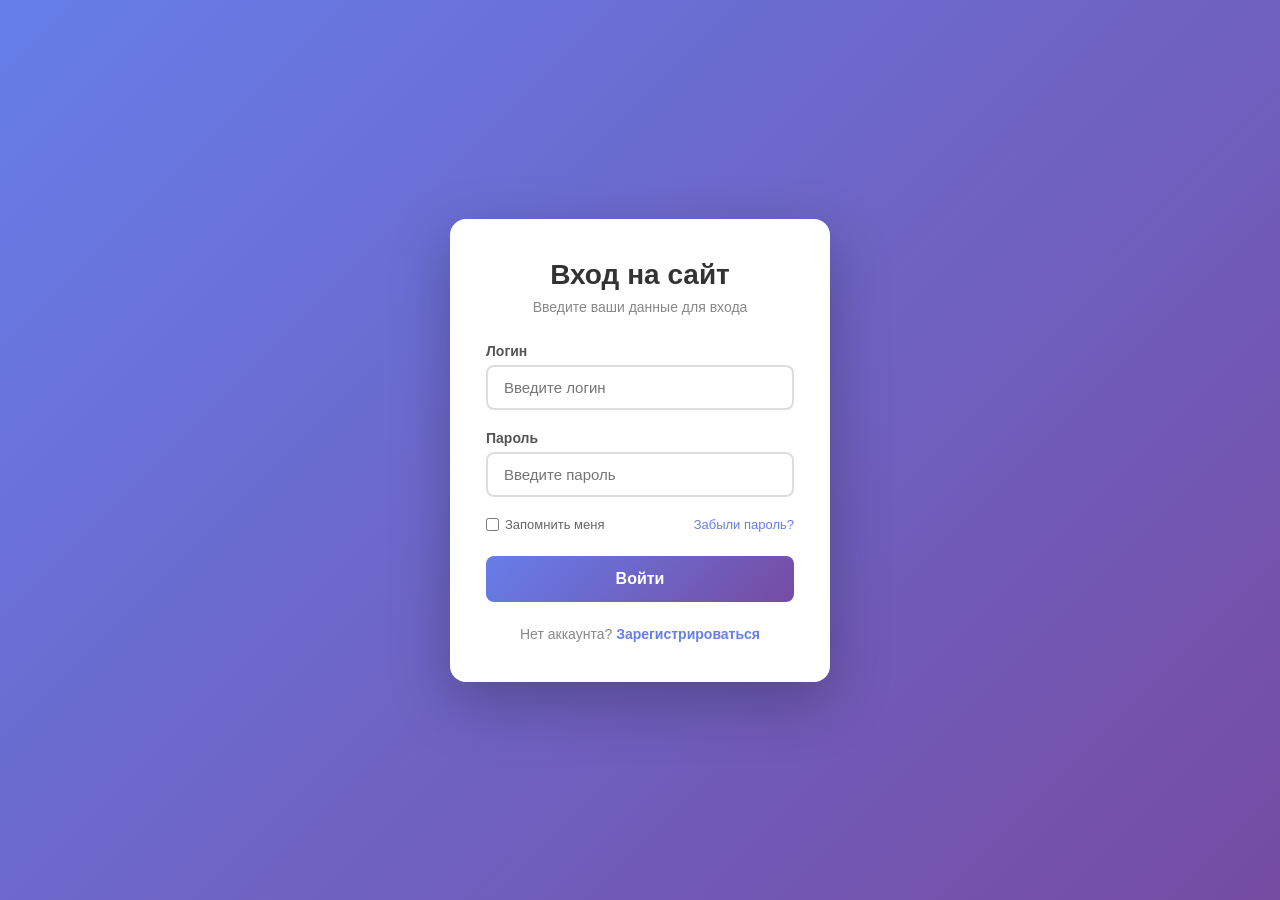
<file: index.html>
﻿<!DOCTYPE html>
<html lang="ru">
<head>
  <meta charset="UTF-8">
  <meta name="viewport" content="width=device-width, initial-scale=1.0">
  <title>Главная — Вход</title>
  <link rel="stylesheet" href="style.css">
</head>
<body>
  <div class="login-wrapper">
    <div class="login-card">
      <h1 class="login-title">Вход на сайт</h1>
      <p class="login-subtitle">Введите ваши данные для входа</p>

      <form class="login-form" action="#" method="post">
        <div class="form-group">
          <label for="username">Логин</label>
          <input type="text" id="username" name="username" placeholder="Введите логин" required>
        </div>

        <div class="form-group">
          <label for="password">Пароль</label>
          <input type="password" id="password" name="password" placeholder="Введите пароль" required>
        </div>

        <div class="form-options">
          <label class="checkbox-label">
            <input type="checkbox" name="remember"> Запомнить меня
          </label>
          <a href="#" class="forgot-link">Забыли пароль?</a>
        </div>

        <button type="submit" class="btn-login">Войти</button>
      </form>

      <p class="signup-text">Нет аккаунта? <a href="#">Зарегистрироваться</a></p>
    </div>
  </div>
  <script src="script.js"></script>
</body>
</html>
</file>
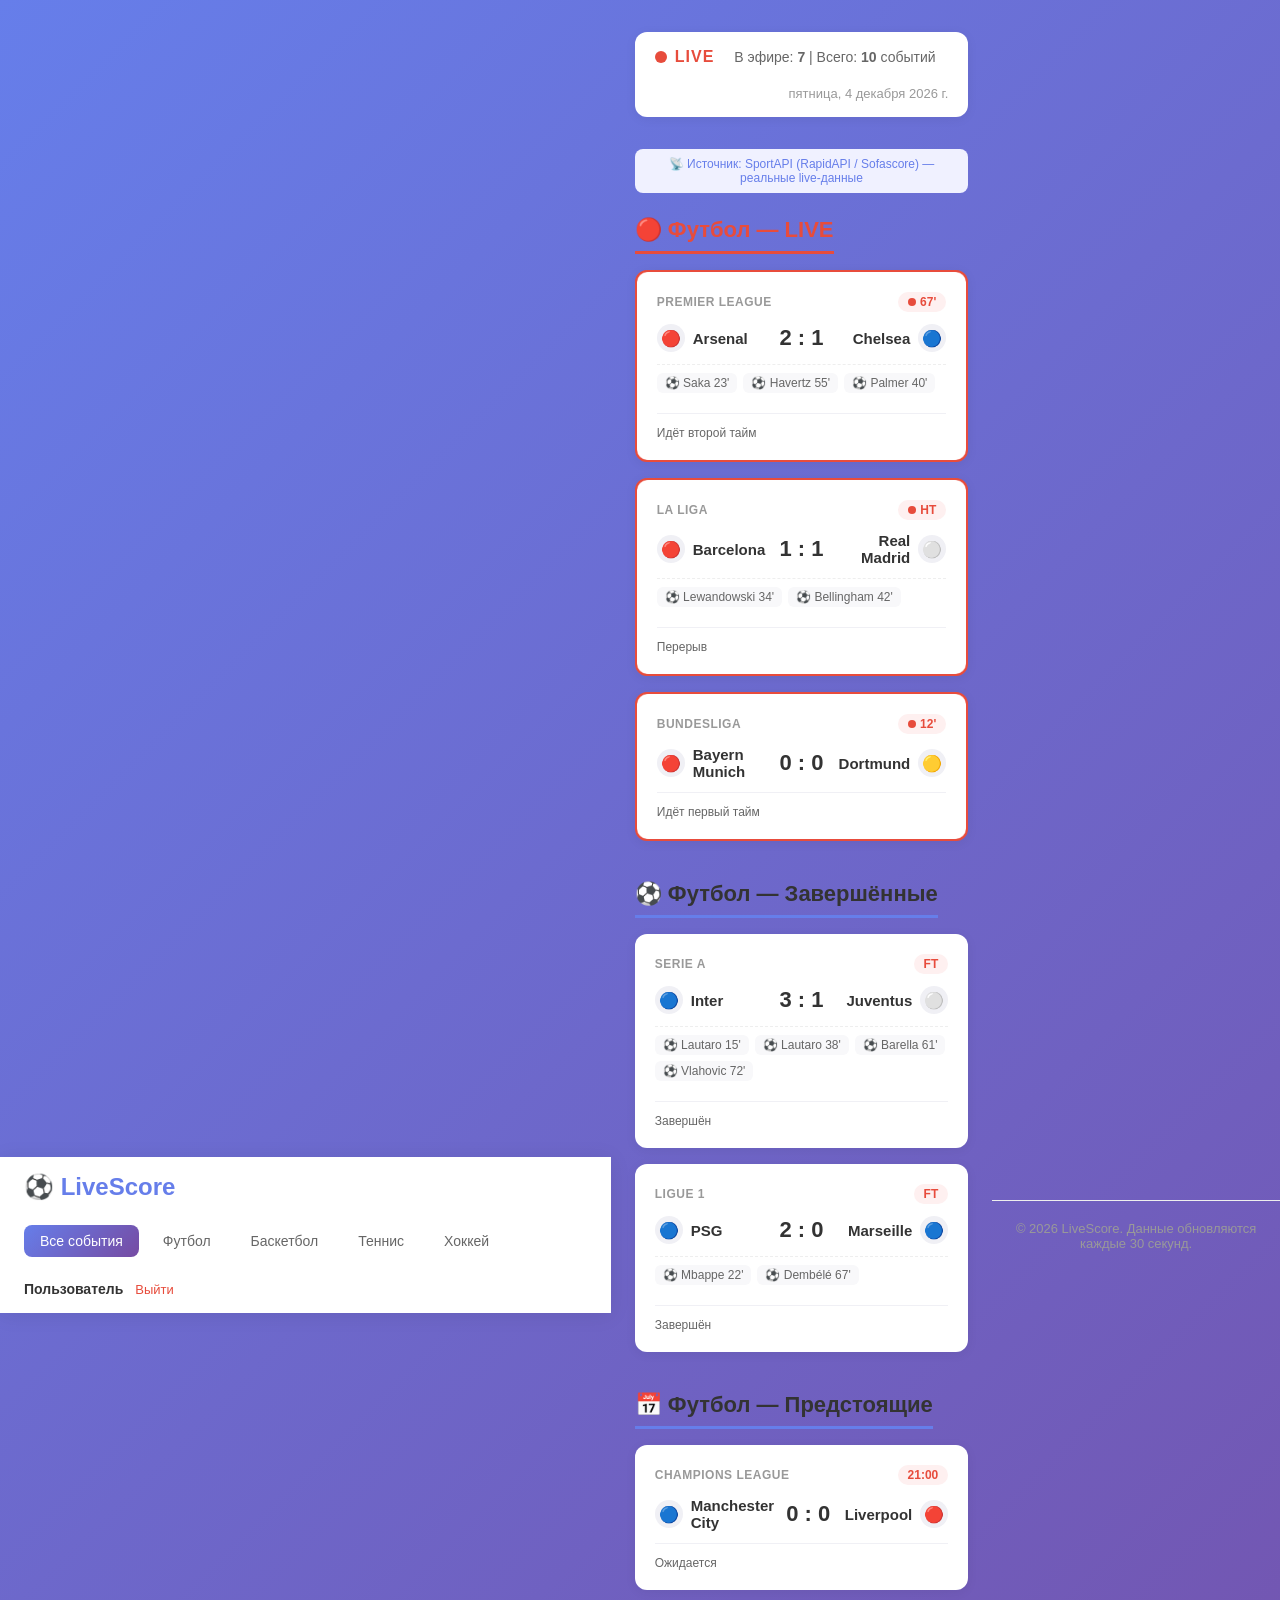
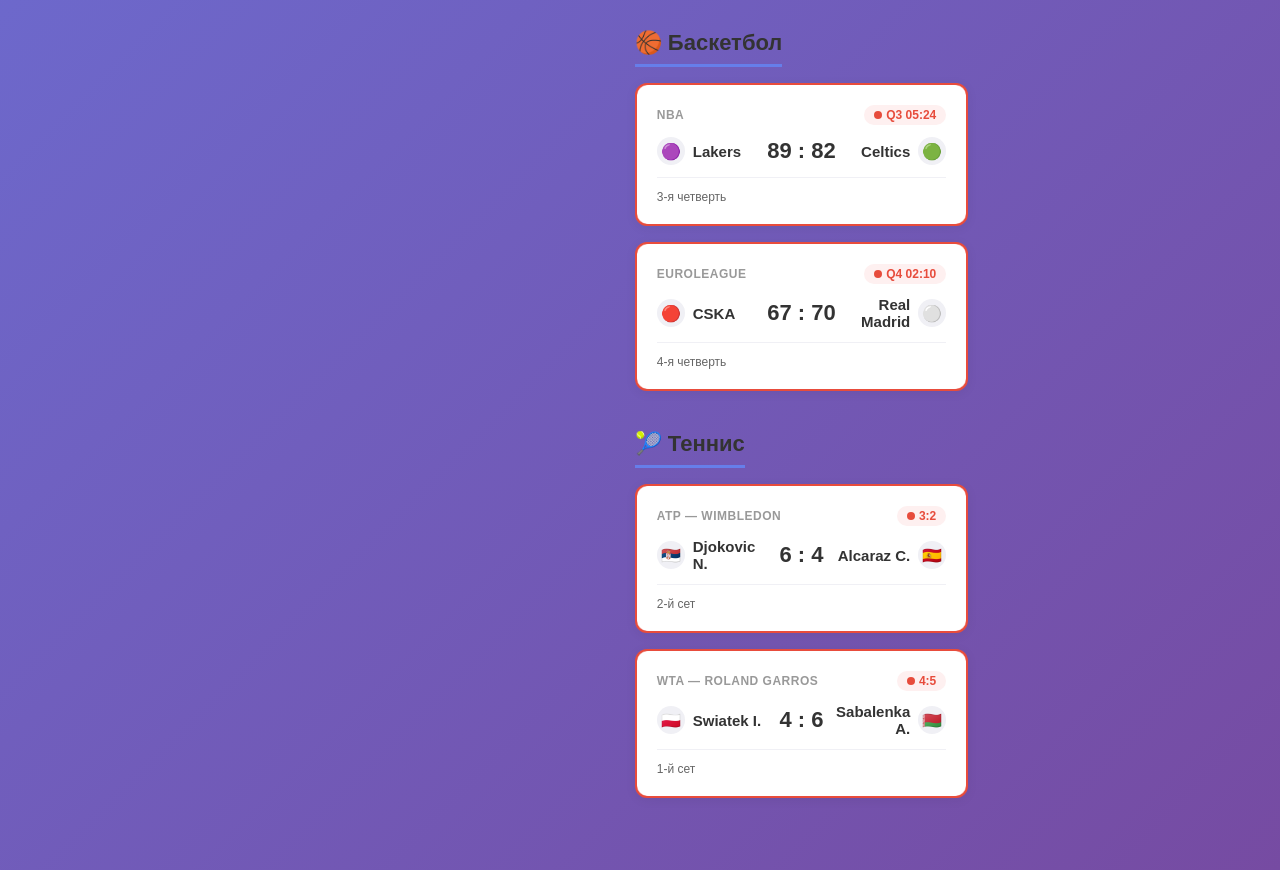
<file: dashboard.html>
﻿<!DOCTYPE html>
<html lang="ru">
<head>
  <meta charset="UTF-8">
  <meta name="viewport" content="width=device-width, initial-scale=1.0">
  <title>Главная — Live Спорт</title>
  <link rel="stylesheet" href="style.css">
  <link rel="stylesheet" href="dashboard.css">
</head>
<body>
  <!-- Шапка -->
  <header class="header">
    <div class="header-inner">
      <h1 class="header-logo">⚽ LiveScore</h1>
      <nav class="header-nav">
        <a href="#" class="nav-link active">Все события</a>
        <a href="#" class="nav-link">Футбол</a>
        <a href="#" class="nav-link">Баскетбол</a>
        <a href="#" class="nav-link">Теннис</a>
        <a href="#" class="nav-link">Хоккей</a>
      </nav>
      <div class="header-user">
        <span class="user-name">Пользователь</span>
        <a href="index.html" class="logout-link">Выйти</a>
      </div>
    </div>
  </header>

  <!-- Основной контент -->
  <main class="main-content">
    <div class="container">
      <!-- Статусная строка -->
      <div class="status-bar">
        <div class="status-indicator">
          <span class="live-dot"></span>
          <span class="live-text">LIVE</span>
        </div>
        <span class="status-count">В эфире: <strong id="liveCount">0</strong> | Всего: <strong id="matchCount">0</strong> событий</span>
        <span class="status-date" id="currentDate"></span>
      </div>

      <!-- Источник данных -->
      <div class="data-source">
        <span>📡 Источник: SportAPI (RapidAPI / Sofascore) — реальные live-данные</span>
      </div>

      <!-- Футбол: LIVE -->
      <section class="sport-section">
        <h2 class="sport-title live-title">🔴 Футбол — LIVE</h2>
        <div class="matches-grid" id="footballLive"></div>
      </section>

      <!-- Футбол: Завершённые -->
      <section class="sport-section">
        <h2 class="sport-title">⚽ Футбол — Завершённые</h2>
        <div class="matches-grid" id="footballFinished"></div>
      </section>

      <!-- Футбол: Предстоящие -->
      <section class="sport-section">
        <h2 class="sport-title">📅 Футбол — Предстоящие</h2>
        <div class="matches-grid" id="footballUpcoming"></div>
      </section>

      <!-- Баскетбол -->
      <section class="sport-section">
        <h2 class="sport-title">🏀 Баскетбол</h2>
        <div class="matches-grid" id="basketballMatches"></div>
      </section>

      <!-- Теннис -->
      <section class="sport-section">
        <h2 class="sport-title">🎾 Теннис</h2>
        <div class="matches-grid" id="tennisMatches"></div>
      </section>
    </div>
  </main>

  <!-- Футер -->
  <footer class="footer">
    <p>© 2026 LiveScore. Данные обновляются каждые 30 секунд.</p>
  </footer>

  <script src="dashboard.js"></script>
</body>
</html>
</file>
<file: style.css>
﻿* {
  margin: 0;
  padding: 0;
  box-sizing: border-box;
}

body {
  font-family: 'Segoe UI', Tahoma, Arial, sans-serif;
  min-height: 100vh;
  display: flex;
  align-items: center;
  justify-content: center;
  background: linear-gradient(135deg, #667eea 0%, #764ba2 100%);
}

.login-wrapper {
  width: 100%;
  max-width: 420px;
  padding: 20px;
}

.login-card {
  background: #fff;
  border-radius: 16px;
  padding: 40px 36px;
  box-shadow: 0 20px 60px rgba(0, 0, 0, 0.25);
}

.login-title {
  font-size: 28px;
  color: #333;
  text-align: center;
  margin-bottom: 8px;
}

.login-subtitle {
  font-size: 14px;
  color: #888;
  text-align: center;
  margin-bottom: 28px;
}

.form-group {
  margin-bottom: 20px;
}

.form-group label {
  display: block;
  font-size: 14px;
  font-weight: 600;
  color: #555;
  margin-bottom: 6px;
}

.form-group input {
  width: 100%;
  padding: 12px 16px;
  font-size: 15px;
  border: 2px solid #ddd;
  border-radius: 8px;
  outline: none;
  transition: border-color 0.2s;
}

.form-group input:focus {
  border-color: #667eea;
}

.form-options {
  display: flex;
  align-items: center;
  justify-content: space-between;
  margin-bottom: 24px;
  font-size: 13px;
}

.checkbox-label {
  display: flex;
  align-items: center;
  gap: 6px;
  color: #666;
  cursor: pointer;
}

.forgot-link {
  color: #667eea;
  text-decoration: none;
}

.forgot-link:hover {
  text-decoration: underline;
}

.btn-login {
  width: 100%;
  padding: 14px;
  font-size: 16px;
  font-weight: 600;
  color: #fff;
  background: linear-gradient(135deg, #667eea 0%, #764ba2 100%);
  border: none;
  border-radius: 8px;
  cursor: pointer;
  transition: opacity 0.2s, transform 0.1s;
}

.btn-login:hover {
  opacity: 0.92;
}

.btn-login:active {
  transform: scale(0.98);
}

.signup-text {
  text-align: center;
  font-size: 14px;
  color: #888;
  margin-top: 24px;
}

.signup-text a {
  color: #667eea;
  text-decoration: none;
  font-weight: 600;
}

.signup-text a:hover {
  text-decoration: underline;
}
</file>
<file: dashboard.css>
﻿/* === Шапка === */
.header {
  background: #fff;
  box-shadow: 0 2px 20px rgba(0,0,0,0.08);
  position: sticky;
  top: 0;
  z-index: 100;
}

.header-inner {
  max-width: 1200px;
  margin: 0 auto;
  padding: 16px 24px;
  display: flex;
  align-items: center;
  justify-content: space-between;
  gap: 24px;
  flex-wrap: wrap;
}

.header-logo {
  font-size: 24px;
  color: #667eea;
  white-space: nowrap;
}

.header-nav {
  display: flex;
  gap: 8px;
  flex-wrap: wrap;
}

.nav-link {
  text-decoration: none;
  color: #666;
  font-size: 14px;
  font-weight: 500;
  padding: 8px 16px;
  border-radius: 8px;
  transition: 0.2s;
}

.nav-link:hover {
  background: #f0f0f5;
  color: #333;
}

.nav-link.active {
  background: linear-gradient(135deg, #667eea, #764ba2);
  color: #fff;
}

.header-user {
  display: flex;
  align-items: center;
  gap: 12px;
}

.user-name {
  font-size: 14px;
  font-weight: 600;
  color: #333;
}

.logout-link {
  font-size: 13px;
  color: #e74c3c;
  text-decoration: none;
  font-weight: 500;
}

.logout-link:hover {
  text-decoration: underline;
}

/* === Основной контент === */
.main-content {
  min-height: calc(100vh - 140px);
  padding: 32px 0;
}

.container {
  max-width: 1200px;
  margin: 0 auto;
  padding: 0 24px;
}

/* === Статусная строка === */
.status-bar {
  display: flex;
  align-items: center;
  gap: 20px;
  margin-bottom: 32px;
  padding: 16px 20px;
  background: #fff;
  border-radius: 12px;
  box-shadow: 0 2px 12px rgba(0,0,0,0.06);
  flex-wrap: wrap;
}

.status-indicator {
  display: flex;
  align-items: center;
  gap: 8px;
}

.live-dot {
  width: 12px;
  height: 12px;
  background: #e74c3c;
  border-radius: 50%;
  animation: pulse 1.5s infinite;
}

@keyframes pulse {
  0%, 100% { opacity: 1; }
  50% { opacity: 0.3; }
}

.live-text {
  font-weight: 700;
  color: #e74c3c;
  font-size: 16px;
  letter-spacing: 1px;
}

.status-count {
  font-size: 14px;
  color: #666;
}

.status-date {
  font-size: 13px;
  color: #999;
  margin-left: auto;
}

/* === Секция спорта === */
.sport-section {
  margin-bottom: 40px;
}

.sport-title {
  font-size: 22px;
  color: #333;
  margin-bottom: 16px;
  padding-bottom: 8px;
  border-bottom: 3px solid #667eea;
  display: inline-block;
}

/* === Сетка матчей === */
.matches-grid {
  display: grid;
  grid-template-columns: repeat(auto-fill, minmax(320px, 1fr));
  gap: 16px;
}

/* === Карточка матча === */
.match-card {
  background: #fff;
  border-radius: 12px;
  padding: 20px;
  box-shadow: 0 2px 12px rgba(0,0,0,0.06);
  transition: transform 0.2s, box-shadow 0.2s;
}

.match-card:hover {
  transform: translateY(-2px);
  box-shadow: 0 6px 24px rgba(0,0,0,0.1);
}

.match-header {
  display: flex;
  justify-content: space-between;
  align-items: center;
  margin-bottom: 12px;
}

.match-league {
  font-size: 12px;
  color: #999;
  text-transform: uppercase;
  font-weight: 600;
  letter-spacing: 0.5px;
}

.match-time {
  font-size: 12px;
  font-weight: 700;
  color: #e74c3c;
  background: #fef0f0;
  padding: 3px 10px;
  border-radius: 20px;
}

.match-teams {
  display: flex;
  align-items: center;
  justify-content: space-between;
  gap: 12px;
  margin-bottom: 12px;
}

.team {
  display: flex;
  align-items: center;
  gap: 8px;
  font-size: 15px;
  font-weight: 600;
  color: #333;
  flex: 1;
}

.team:last-child {
  flex-direction: row-reverse;
  text-align: right;
}

.team-icon {
  width: 28px;
  height: 28px;
  border-radius: 50%;
  background: #f0f0f5;
  display: flex;
  align-items: center;
  justify-content: center;
  font-size: 16px;
  flex-shrink: 0;
}

.match-score {
  font-size: 22px;
  font-weight: 800;
  color: #333;
  white-space: nowrap;
}

.match-footer {
  display: flex;
  justify-content: space-between;
  align-items: center;
  padding-top: 12px;
  border-top: 1px solid #f0f0f5;
}

.match-status {
  font-size: 12px;
  color: #666;
}

.match-odds {
  display: flex;
  gap: 6px;
}

.odd {
  font-size: 12px;
  font-weight: 600;
  color: #27ae60;
  background: #eefaf0;
  padding: 3px 10px;
  border-radius: 6px;
}

/* === Футер === */
.footer {
  text-align: center;
  padding: 20px;
  color: #999;
  font-size: 13px;
  border-top: 1px solid #eee;
}

/* === Источник данных === */
.data-source {
  text-align: center;
  font-size: 12px;
  color: #667eea;
  margin-bottom: 24px;
  padding: 8px 16px;
  background: #f0f1ff;
  border-radius: 8px;
}

/* === Заголовок LIVE-секции === */
.live-title {
  border-bottom-color: #e74c3c;
  color: #e74c3c;
}

/* === Live-карточка === */
.match-card.match-live {
  border: 2px solid #e74c3c;
  position: relative;
}

.match-card.match-live::before {
  content: '';
  position: absolute;
  top: -2px;
  left: -2px;
  right: -2px;
  bottom: -2px;
  border-radius: 14px;
  border: 2px solid #e74c3c;
  opacity: 0.3;
  animation: livePulse 2s infinite;
  pointer-events: none;
}

@keyframes livePulse {
  0%, 100% { opacity: 0.3; transform: scale(1); }
  50% { opacity: 0; transform: scale(1.02); }
}

/* === Время live-матча === */
.match-time.live {
  display: flex;
  align-items: center;
  gap: 4px;
}

.live-mini-dot {
  width: 8px;
  height: 8px;
  background: #e74c3c;
  border-radius: 50%;
  animation: pulse 1.5s infinite;
  display: inline-block;
}

/* === Голы === */
.match-goals {
  display: flex;
  flex-wrap: wrap;
  gap: 6px;
  margin-bottom: 12px;
  padding: 8px 0;
  border-top: 1px dashed #eee;
}

.goal-item {
  font-size: 12px;
  color: #666;
  background: #f8f8fa;
  padding: 3px 8px;
  border-radius: 6px;
}

/* === Адаптивность === */
@media (max-width: 768px) {
  .header-inner {
    justify-content: center;
    text-align: center;
  }

  .header-nav {
    justify-content: center;
  }

  .matches-grid {
    grid-template-columns: 1fr;
  }

  .status-date {
    margin-left: 0;
  }
}
</file>
